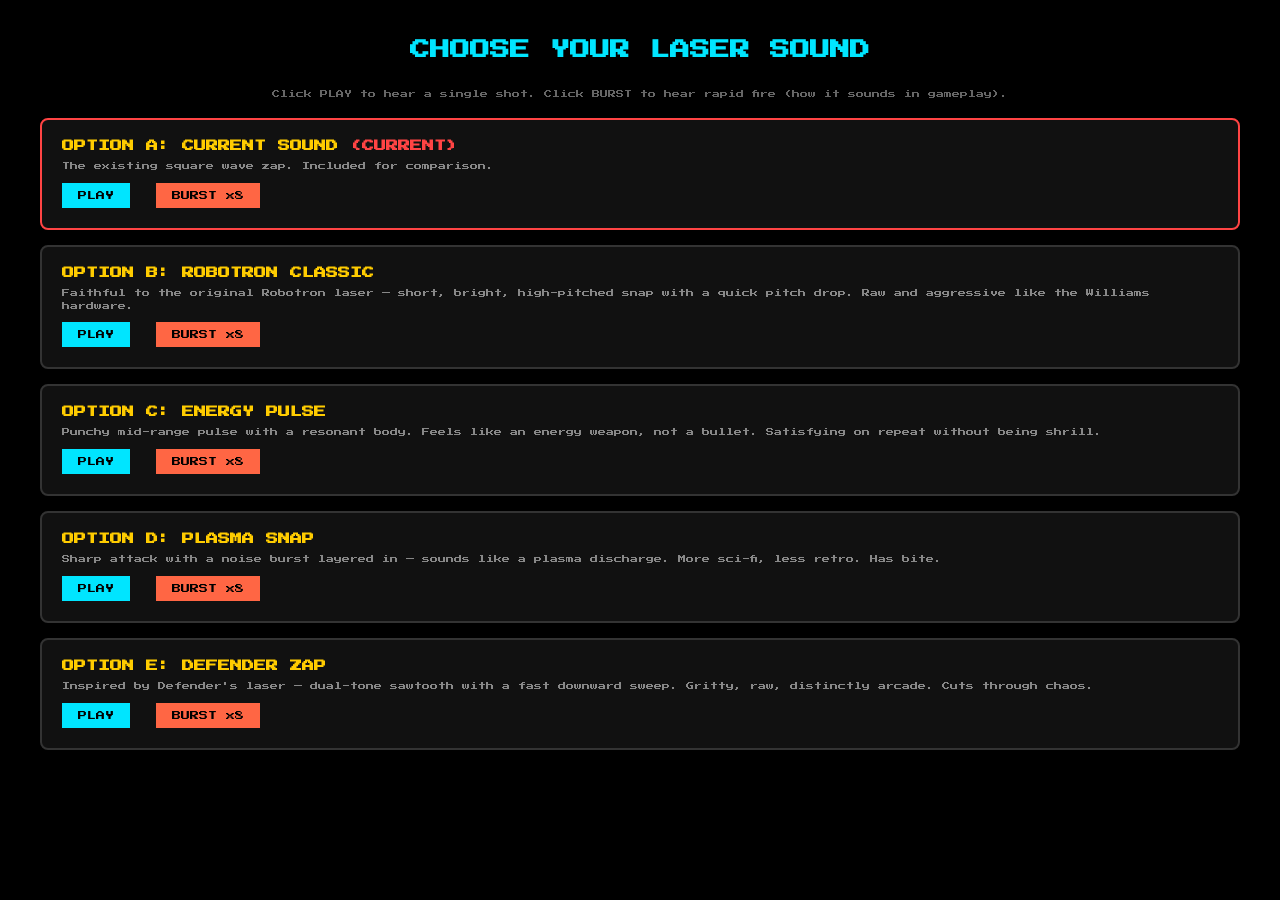
<file: laser-test.html>
<!DOCTYPE html>
<html><head><meta charset="UTF-8"><title>Laser Sound Options</title>
<link href="https://fonts.googleapis.com/css2?family=Press+Start+2P&display=swap" rel="stylesheet">
<style>
* { margin:0; padding:0; box-sizing:border-box; }
body { background:#000; color:#fff; font-family:'Press Start 2P',monospace; padding:40px; }
h1 { color:#00e5ff; font-size:20px; margin-bottom:30px; text-align:center; }
.option { background:#111; border:2px solid #333; padding:20px; margin:15px 0; border-radius:8px; cursor:pointer; transition: all 0.2s; }
.option:hover { border-color:#00e5ff; background:#1a1a2a; }
.option h2 { color:#ffcc00; font-size:12px; margin-bottom:8px; }
.option p { color:#888; font-size:8px; line-height:1.6; }
.play-btn { display:inline-block; background:#00e5ff; color:#000; padding:8px 16px; font-family:inherit; font-size:9px; border:none; cursor:pointer; margin-top:10px; margin-right:10px; }
.play-btn:hover { background:#44ffff; }
.burst-btn { background:#ff6644; }
.burst-btn:hover { background:#ff8866; }
.current { border-color:#ff4444; }
.current h2::after { content:' (CURRENT)'; color:#ff4444; }
</style></head><body>
<h1>CHOOSE YOUR LASER SOUND</h1>
<p style="color:#666;font-size:8px;text-align:center;margin-bottom:20px;">Click PLAY to hear a single shot. Click BURST to hear rapid fire (how it sounds in gameplay).</p>

<div class="option current" onclick="playOption(0)">
  <h2>OPTION A: CURRENT SOUND</h2>
  <p>The existing square wave zap. Included for comparison.</p>
  <button class="play-btn" onclick="event.stopPropagation();playOption(0)">PLAY</button>
  <button class="play-btn burst-btn" onclick="event.stopPropagation();burstOption(0)">BURST x8</button>
</div>

<div class="option" onclick="playOption(1)">
  <h2>OPTION B: ROBOTRON CLASSIC</h2>
  <p>Faithful to the original Robotron laser — short, bright, high-pitched snap with a quick pitch drop. Raw and aggressive like the Williams hardware.</p>
  <button class="play-btn" onclick="event.stopPropagation();playOption(1)">PLAY</button>
  <button class="play-btn burst-btn" onclick="event.stopPropagation();burstOption(1)">BURST x8</button>
</div>

<div class="option" onclick="playOption(2)">
  <h2>OPTION C: ENERGY PULSE</h2>
  <p>Punchy mid-range pulse with a resonant body. Feels like an energy weapon, not a bullet. Satisfying on repeat without being shrill.</p>
  <button class="play-btn" onclick="event.stopPropagation();playOption(2)">PLAY</button>
  <button class="play-btn burst-btn" onclick="event.stopPropagation();burstOption(2)">BURST x8</button>
</div>

<div class="option" onclick="playOption(3)">
  <h2>OPTION D: PLASMA SNAP</h2>
  <p>Sharp attack with a noise burst layered in — sounds like a plasma discharge. More sci-fi, less retro. Has bite.</p>
  <button class="play-btn" onclick="event.stopPropagation();playOption(3)">PLAY</button>
  <button class="play-btn burst-btn" onclick="event.stopPropagation();burstOption(3)">BURST x8</button>
</div>

<div class="option" onclick="playOption(4)">
  <h2>OPTION E: DEFENDER ZAP</h2>
  <p>Inspired by Defender's laser — dual-tone sawtooth with a fast downward sweep. Gritty, raw, distinctly arcade. Cuts through chaos.</p>
  <button class="play-btn" onclick="event.stopPropagation();playOption(4)">PLAY</button>
  <button class="play-btn burst-btn" onclick="event.stopPropagation();burstOption(4)">BURST x8</button>
</div>

<script>
const ctx = new (window.AudioContext || window.webkitAudioContext)();
const master = ctx.createGain(); master.gain.value = 0.8; master.connect(ctx.destination);

function tone(freq, dur, type, vol, pitchEnd, delay) {
  const t = ctx.currentTime + (delay||0);
  const o = ctx.createOscillator();
  const g = ctx.createGain();
  o.type = type||'square';
  o.frequency.setValueAtTime(freq, t);
  if (pitchEnd) o.frequency.exponentialRampToValueAtTime(Math.max(pitchEnd,20), t+dur);
  g.gain.setValueAtTime(vol||0.15, t);
  g.gain.exponentialRampToValueAtTime(0.001, t+dur);
  o.connect(g).connect(master);
  o.start(t); o.stop(t+dur+0.01);
}
function noise(dur, vol, delay) {
  const t = ctx.currentTime + (delay||0);
  const buf = ctx.createBuffer(1, ctx.sampleRate*dur, ctx.sampleRate);
  const d = buf.getChannelData(0);
  for(let i=0;i<d.length;i++) d[i]=Math.random()*2-1;
  const s = ctx.createBufferSource(); s.buffer=buf;
  const g = ctx.createGain();
  g.gain.setValueAtTime(vol||0.1, t);
  g.gain.exponentialRampToValueAtTime(0.001, t+dur);
  s.connect(g).connect(master); s.start(t);
}

const options = [
  // A: Current
  () => {
    const f = 1100 + Math.random()*80-40;
    tone(f, 0.04, 'square', 0.18, 400);
    tone(f*0.5, 0.025, 'sawtooth', 0.08, f*0.2, 0.008);
  },
  // B: Robotron Classic
  () => {
    const f = 1800 + Math.random()*100-50;
    tone(f, 0.03, 'square', 0.2, 600);
    tone(f*0.75, 0.02, 'square', 0.1, 400, 0.005);
  },
  // C: Energy Pulse
  () => {
    const f = 600 + Math.random()*60-30;
    tone(f, 0.05, 'sawtooth', 0.2, 200);
    tone(f*2, 0.03, 'sine', 0.08, f, 0.01);
    tone(f*0.5, 0.04, 'square', 0.06, f*0.2, 0.005);
  },
  // D: Plasma Snap
  () => {
    const f = 1400 + Math.random()*80-40;
    tone(f, 0.025, 'square', 0.18, 500);
    noise(0.02, 0.12);
    tone(f*0.6, 0.02, 'sawtooth', 0.06, 200, 0.01);
  },
  // E: Defender Zap
  () => {
    const f = 1600 + Math.random()*100-50;
    tone(f, 0.035, 'sawtooth', 0.2, 400);
    tone(f*0.7, 0.03, 'sawtooth', 0.12, 300, 0.005);
    tone(f*1.5, 0.015, 'square', 0.06, 600, 0.002);
  },
];

function playOption(i) {
  if (ctx.state==='suspended') ctx.resume();
  options[i]();
}

function burstOption(i) {
  if (ctx.state==='suspended') ctx.resume();
  for(let j=0;j<8;j++) {
    setTimeout(()=>options[i](), j*80);
  }
}
</script>
</body></html>
</file>
